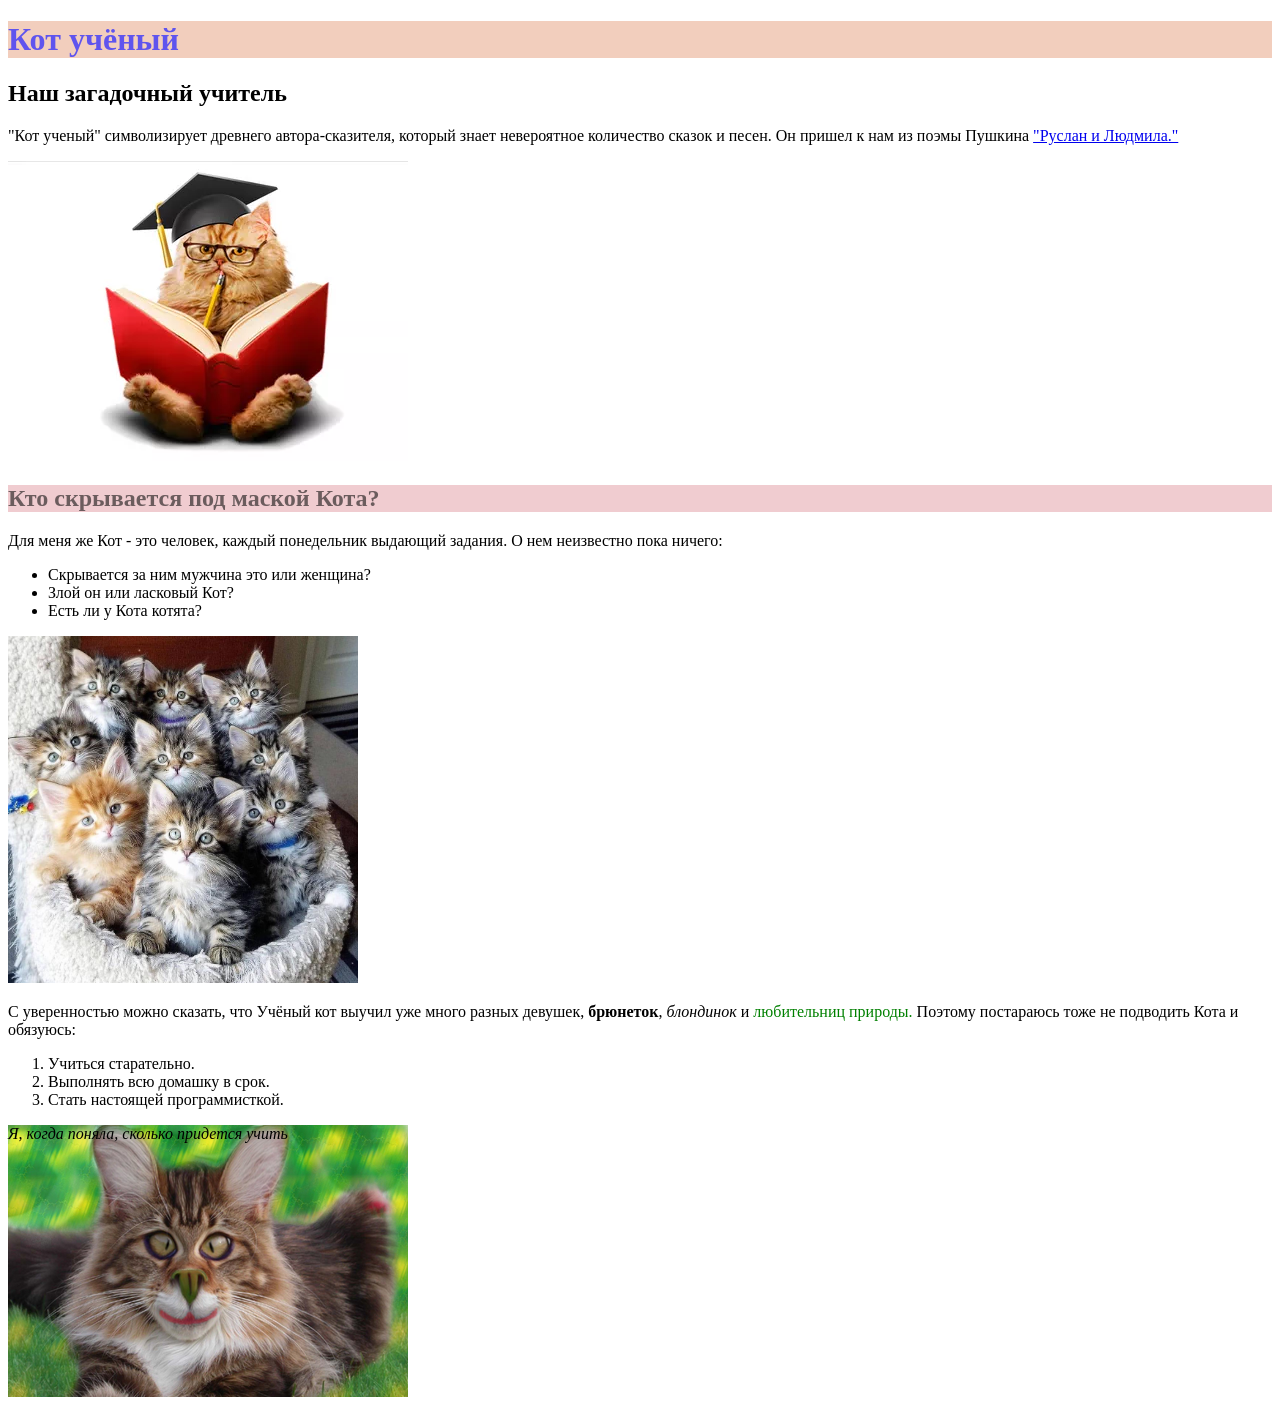
<file: cat/cat.html>
<!DOCTYPE html>
<html lang="ru">
  <head>
    <link
      rel="shortcut icon"
      href="assets/images/cat_icon.png"
      type="image/png"
    />
    <title>Кот учёный</title>
  </head>
  <body>
    <h1 style="background-color: #e69e7d80; color: rgb(95, 84, 238)">
      Кот учёный
    </h1>
    <h2>Наш загадочный учитель</h2>
    <div>
      <p>
        "Кот ученый" символизирует древнего автора-сказителя, который знает
        невероятное количество сказок и песен. Он пришел к нам из поэмы Пушкина
        <a href="https://www.culture.ru/poems/5061/ruslan-i-lyudmila-poema"
          >"Руслан и Людмила."</a
        >
      </p>
      <img src="assets/images/uchenyi_cat.jpeg" alt="Кот учёный" />
      <h2
        style="
          background-color: rgba(218, 127, 139, 0.4);
          color: rgb(19, 17, 17, 0.6); ;
        "
      >
        Кто скрывается под маской Кота?
      </h2>
      Для меня же Кот - это человек, каждый понедельник выдающий задания. О нем
      неизвестно пока ничего:
      <ul>
        <li>Скрывается за ним мужчина это или женщина?</li>
        <li>Злой он или ласковый Кот?</li>
        <li>Есть ли у Кота котята?</li>
      </ul>
      <object type="image/png" data="assets/images/cats.png" width="350">
        Котята
      </object>
      <p>
        С уверенностью можно сказать, что Учёный кот выучил уже много разных
        девушек, <b>брюнеток</b>, <i>блондинок</i> и
        <span style="color: green">любительниц природы.</span>
        Поэтому постараюсь тоже не подводить Кота и обязуюсь:
      </p>
    </div>
    <ol>
      <li>Учиться старательно.</li>
      <li>Выполнять всю домашку в срок.</li>
      <li>Стать настоящей программисткой.</li>
    </ol>
    <div
      style="
        background-image: url(assets/images/cat_lol2.png);
        width: 400px;
        height: 272px;
      "
    >
      <i>Я, когда поняла, сколько придется учить</i>
    </div>
  </body>
</html>
</file>
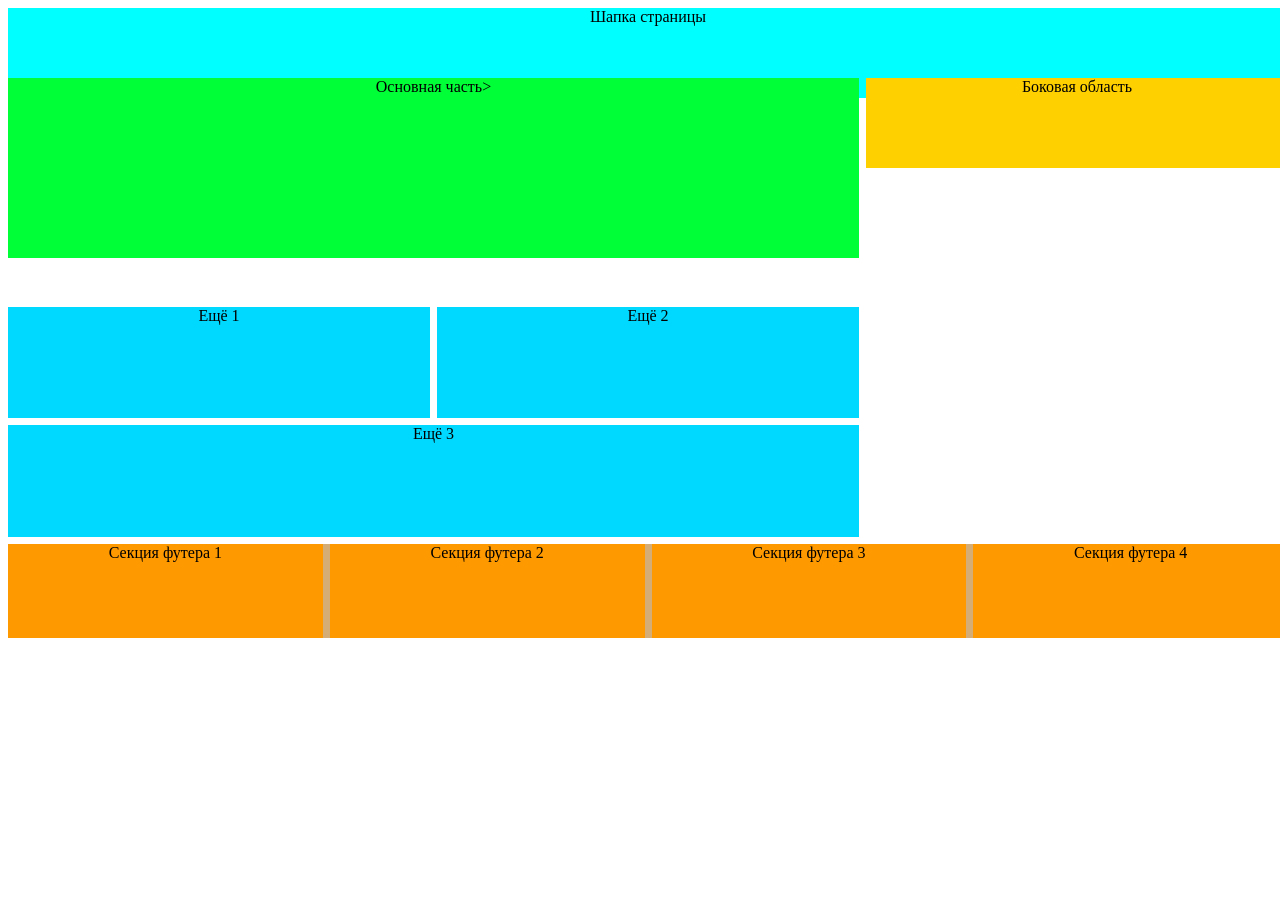
<file: Grid (adaptive)/grid-adaptive.html>
<!DOCTYPE html>
<html lang="en">
  <head>
    <meta charset="UTF-8" />
    <meta http-equiv="X-UA-Compatible" content="IE=edge" />
    <meta name="viewport" content="width=d, initial-scale=1.0" />
    <title>Document</title>
    <link rel="stylesheet" href="style_adaptive.css" />
  </head>
  <body>
    <div class="container">
      <header class="header">Шапка страницы</header>
      <main class="main">Основная часть></main>
      <div class="section-1">Ещё 1</div>
      <div class="section-2">Ещё 2</div>
      <div class="section-3">Ещё 3</div>
      <aside class="aside">Боковая область</aside>
      <footer class="footer"></footer>
      <div class="footer-1">Секция футера 1</div>
      <div class="footer-2">Секция футера 2</div>
      <div class="footer-3">Секция футера 3</div>
      <div class="footer-4">Секция футера 4</div>
    </div>
  </body>
</html>
</file>
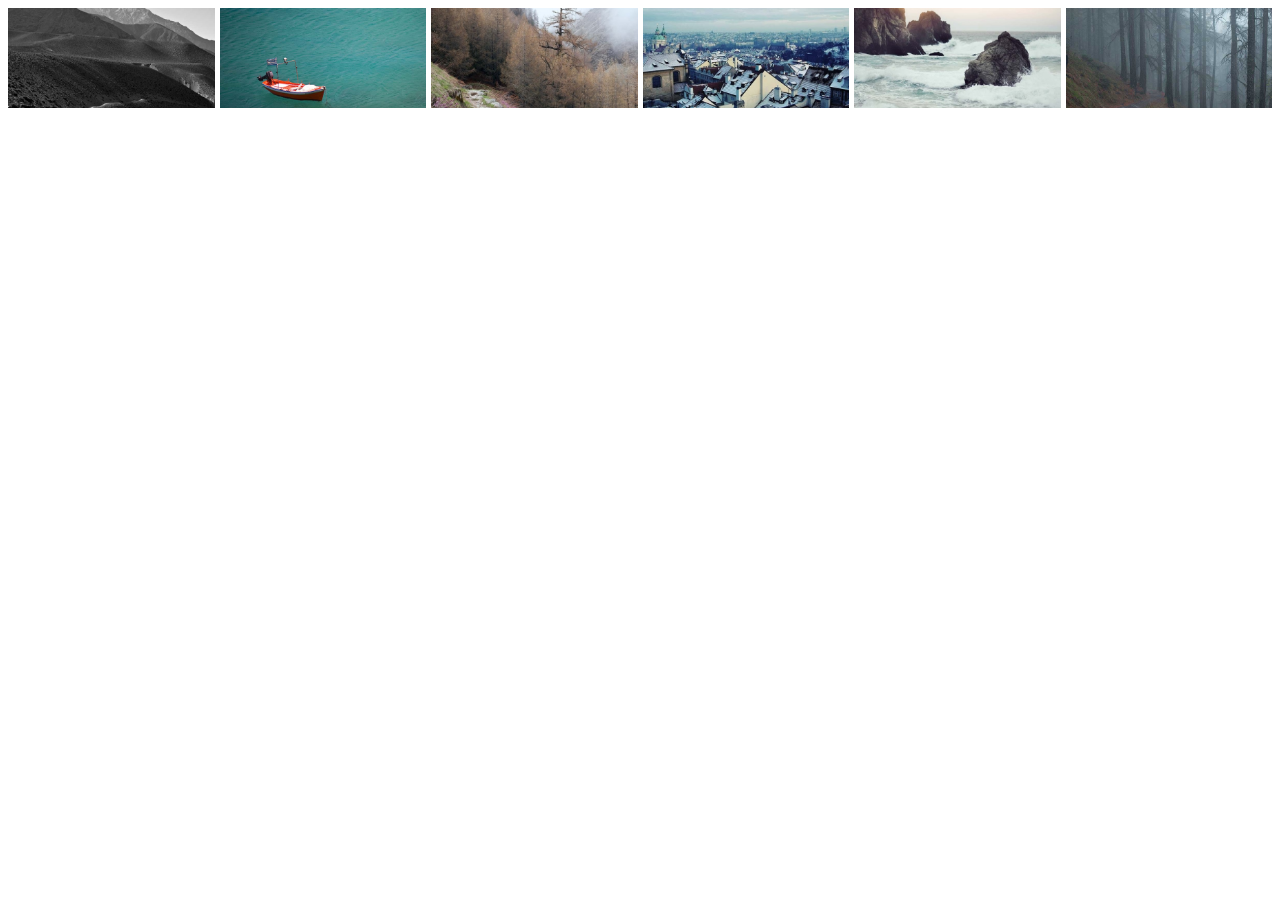
<file: Grid (adaptive)/grid_images_adaptive.html>
<!DOCTYPE html>
<html lang="en">
  <head>
    <meta charset="UTF-8" />
    <meta http-equiv="X-UA-Compatible" content="IE=edge" />
    <meta name="viewport" content="width=device-width, initial-scale=1.0" />
    <title>Document</title>
    <style>
      .container {
        display: grid;
        gap: 5px;
        grid-template-columns: repeat(auto-fit, minmax(100px, 1fr));
        grid-template-rows: repeat(2, 100px);
      }
      .container > div > img {
        width: 100%;
        height: 100%;
        object-fit: cover;
      }
    </style>
  </head>
  <body>
    <div class="container">
      <div><img src="assets/mountain.png" /></div>
      <div><img src="assets/osean.png" /></div>
      <div><img src="assets/path.png" /></div>
      <div><img src="assets/town.png" /></div>
      <div><img src="assets/waves.png" /></div>
      <div><img src="assets/woods.png" /></div>
    </div>
  </body>
</html>
</file>
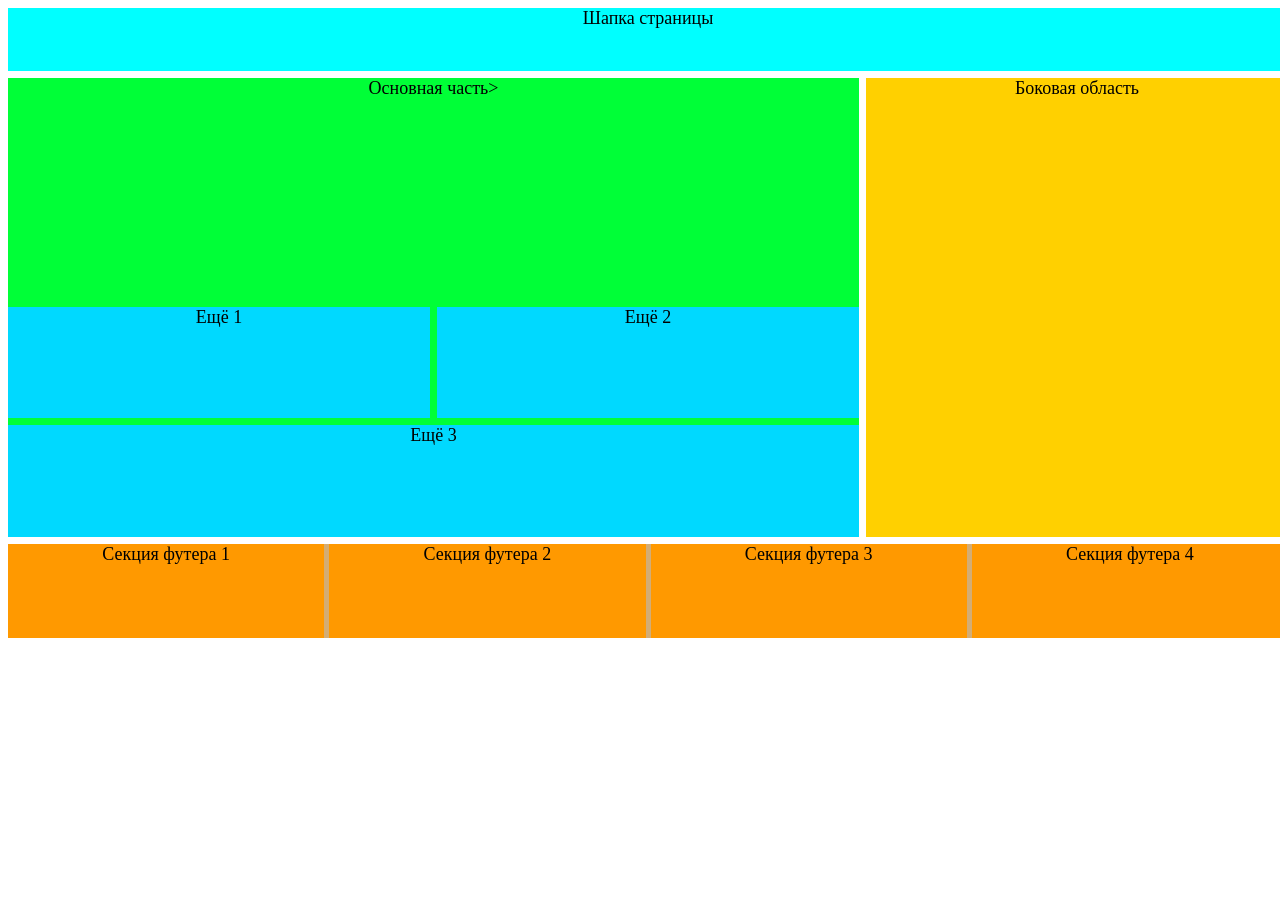
<file: Grid (adaptive)/grid_responsive.html>
<!DOCTYPE html>
<html lang="en">
  <head>
    <meta charset="UTF-8" />
    <meta http-equiv="X-UA-Compatible" content="IE=edge" />
    <meta name="viewport" content="width=d, initial-scale=1.0" />
    <title>Document</title>
    <link rel="stylesheet" href="style_responsive.css" />
  </head>
  <body>
    <div class="container">
      <header class="header">Шапка страницы</header>
      <main class="main">Основная часть></main>
      <div class="section-1">Ещё 1</div>
      <div class="section-2">Ещё 2</div>
      <div class="section-3">Ещё 3</div>
      <aside class="aside">Боковая область</aside>
      <footer class="footer">
        <div class="footer-item">Секция футера 1</div>
        <div class="footer-item">Секция футера 2</div>
        <div class="footer-item">Секция футера 3</div>
        <div class="footer-item">Секция футера 4</div>
      </footer>
    </div>
  </body>
</html>
</file>
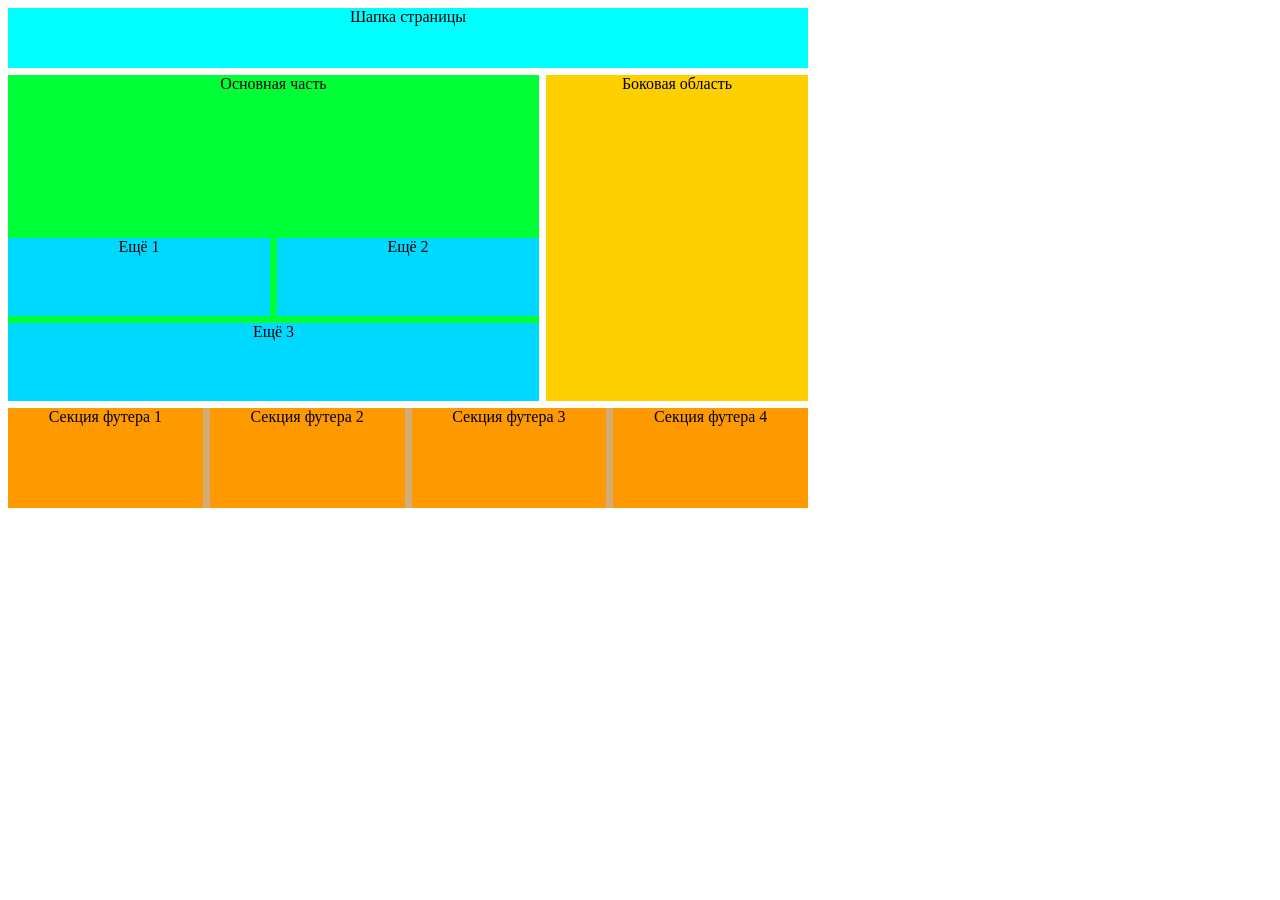
<file: Grid/grid.html>
<!DOCTYPE html>
<html lang="en">
  <head>
    <meta charset="UTF-8" />
    <meta http-equiv="X-UA-Compatible" content="IE=edge" />
    <meta name="viewport" content="width=d, initial-scale=1.0" />
    <title>Document</title>
    <link rel="stylesheet" href="style.css" />
  </head>
  <body>
    <div class="container">
      <div class="header">Шапка страницы</div>
      <div class="main">Основная часть</div>
      <div class="section-1">Ещё 1</div>
      <div class="section-2">Ещё 2</div>
      <div class="section-3">Ещё 3</div>
      <div class="aside">Боковая область</div>
      <div class="footer"></div>
      <div class="footer-1">Секция футера 1</div>
      <div class="footer-2">Секция футера 2</div>
      <div class="footer-3">Секция футера 3</div>
      <div class="footer-4">Секция футера 4</div>
    </div>
  </body>
</html>
</file>
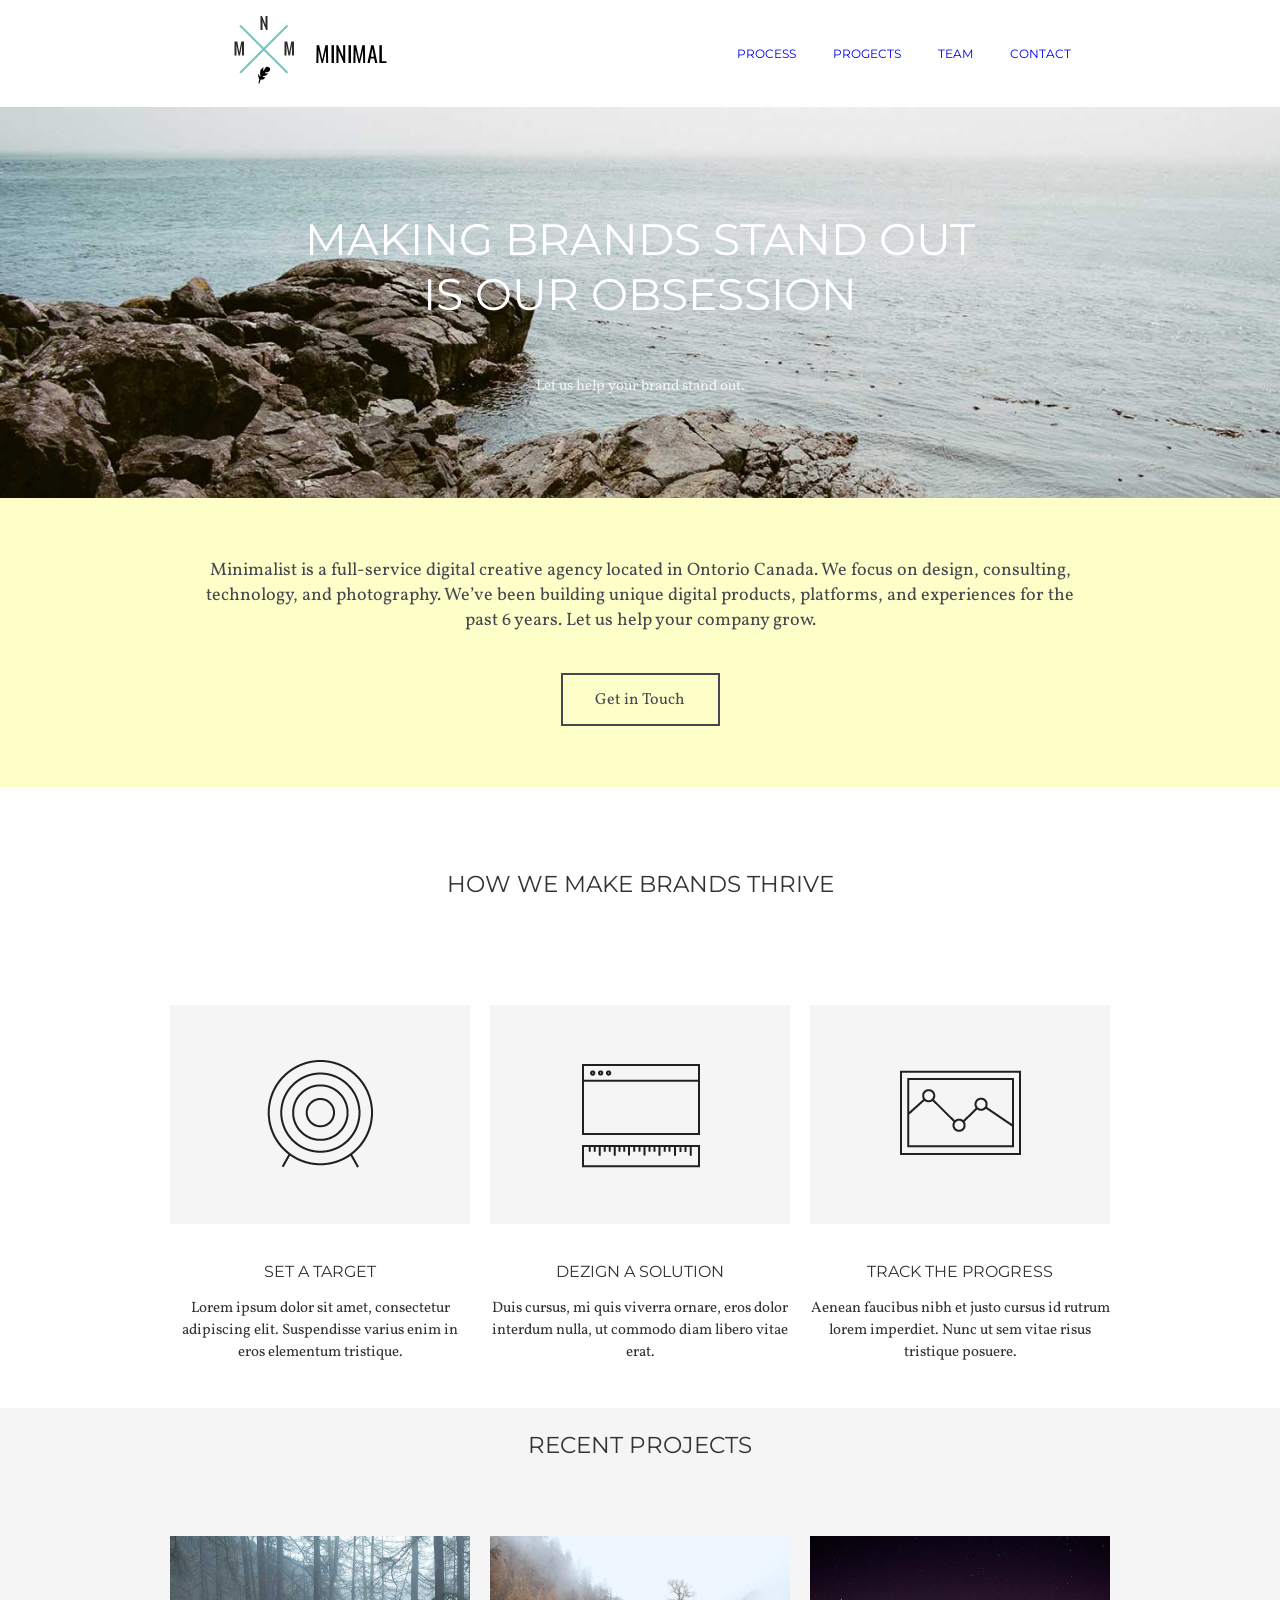
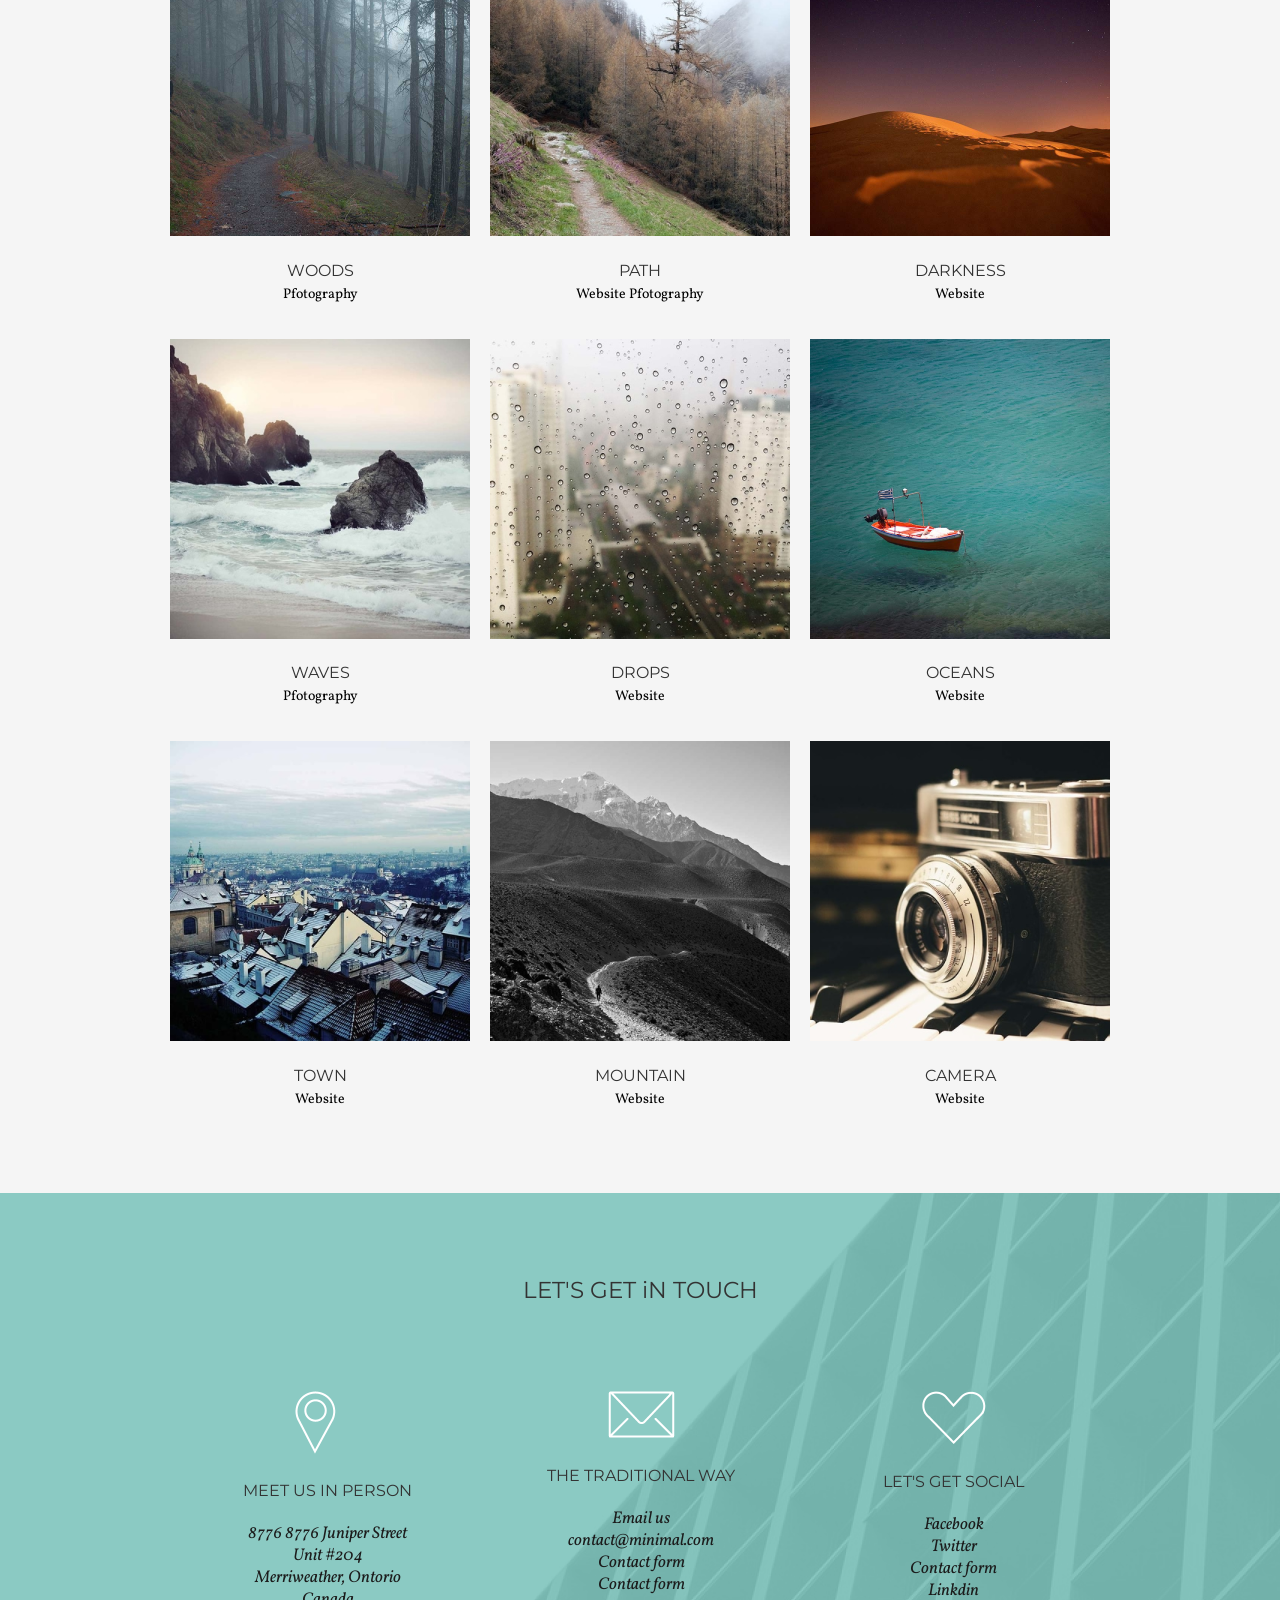
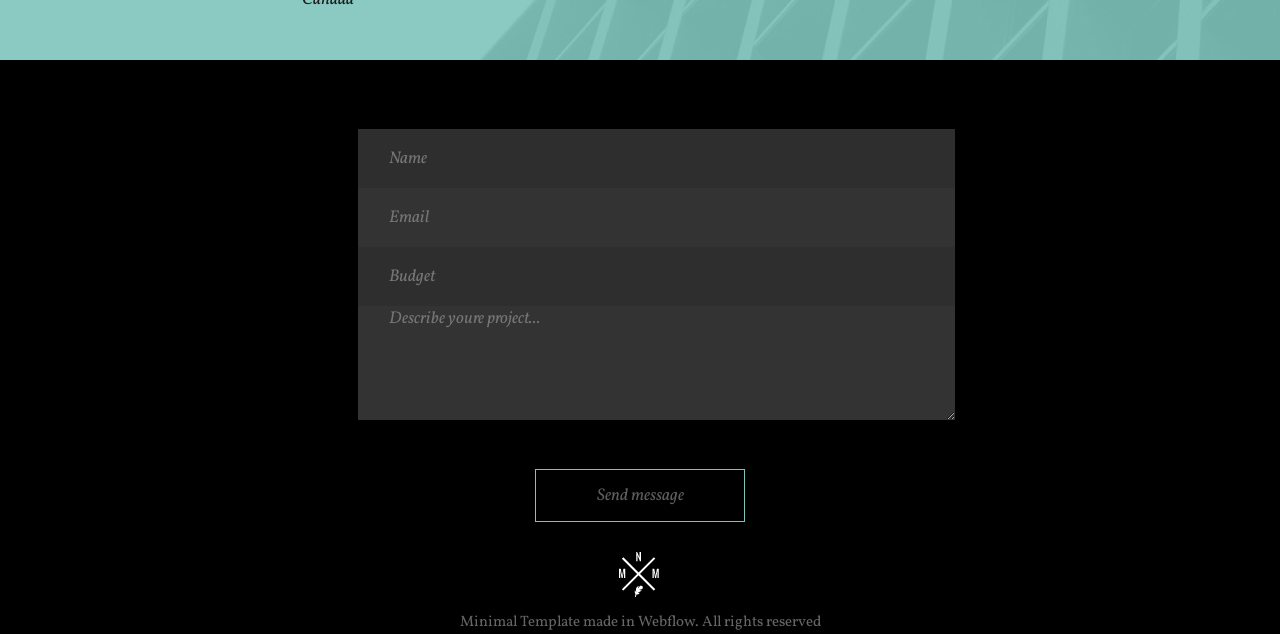
<file: Minimal/minimal.html>
<!DOCTYPE html>
<html lang="en">
  <head>
    <meta charset="UTF-8" />
    <meta http-equiv="X-UA-Compatible" content="IE=edge" />
    <meta name="viewport" content="width=device-width, initial-scale=1.0" />
    <title>Minimal</title>
    <link rel="preconnect" href="https://fonts.googleapis.com" />
    <link rel="preconnect" href="https://fonts.gstatic.com" crossorigin />
    <link
      href="https://fonts.googleapis.com/css2?family=Inter:wght@800&family=Montserrat:wght@600&family=Oswald&family=Play&family=Playfair+Display:ital,wght@1,600&family=Roboto:wght@300&display=swap"
      rel="stylesheet"
    />
    <link
      href="https://fonts.googleapis.com/css2?family=Inter:wght@800&family=Montserrat&family=Oswald&family=Play&family=Playfair+Display:ital,wght@1,600&family=Roboto:wght@300&display=swap"
      rel="stylesheet"
    />
    <link
      href="https://fonts.googleapis.com/css2?family=Inter:wght@800&family=Montserrat&family=Oswald&family=Play&family=Playfair+Display:ital,wght@1,600&family=Roboto:wght@300&family=Vollkorn&display=swap"
      rel="stylesheet"
    />
    <link rel="stylesheet" href="normalize.css" />
    <link rel="stylesheet" href="style.css" />
  </head>
  <body>
    <div class="container">
      <header class="header">
        <div class="block-menu">
          <figure class="logo_header">
            <img class="logo" src="assets/images/logo.png" alt="logo" />
            <figcaption class="logo-text">MINIMAL</figcaption>
          </figure>
          <nav>
            <a class="menu" href="process.html">PROCESS</a>
            <a class="menu" href="projects">PROGECTS</a>
            <a class="menu" href="team">TEAM</a>
            <a class="menu" href="contact">CONTACT</a>
          </nav>
        </div>
      </header>
      <section class="section_making_brands">
        <h1 class="h1">
          MAKING BRANDS STAND OUT
          <br />IS OUR OBSESSION
        </h1>
        <div class="signature_making_brands">
          Let us help your brand stand out.
        </div>
      </section>
      <section class="section-description_minimalist">
        <div class="description_minimalist_text">
          Minimalist is a full-service digital creative agency located in
          Ontorio Canada. We focus on design, consulting, technology, and
          photography. We’ve been building unique digital products, platforms,
          and experiences for the past 6 years. Let us help your company grow.
        </div>
        <form class="button_get_in_touch">
          <input type="submit" class="get_in_touch" value="Get in Touch" />
        </form>
      </section>
      <section class="section_how_we_make">
        <h2 class="h2 how_we_make_heading">HOW WE MAKE BRANDS THRIVE</h2>
        <div class="blocks_how_we_make">
          <div class="block_how_we_make">
            <figure class="how_we_make_picture">
              <div class="fon_img_how_we_make">
                <img src="assets/images/set_a_target.png" alt="Set a terget" />
              </div>
              <figcaption>
                <h3 class="h3">SET A TARGET</h3>
                <div class="text_how_we_make">
                  Lorem ipsum dolor sit amet, consectetur adipiscing elit.
                  Suspendisse varius enim in eros elementum tristique.
                </div>
              </figcaption>
            </figure>
          </div>
          <div class="block_how_we_make">
            <figure class="how_we_make_picture">
              <div class="fon_img_how_we_make">
                <img src="assets/images/design.png" alt="Design a solution" />
              </div>
              <figcaption>
                <h3 class="h3">DEZIGN A SOLUTION</h3>
                <div class="text_how_we_make">
                  Duis cursus, mi quis viverra ornare, eros dolor interdum
                  nulla, ut commodo diam libero vitae erat.
                </div>
              </figcaption>
            </figure>
          </div>
          <div class="block_how_we_make">
            <figure class="how_we_make_picture">
              <div class="fon_img_how_we_make">
                <img
                  src="assets/images/track_the_progress.png"
                  alt="Track the progress"
                />
              </div>
              <figcaption>
                <h3 class="h3">TRACK THE PROGRESS</h3>
                <div class="text_how_we_make">
                  Aenean faucibus nibh et justo cursus id rutrum lorem
                  imperdiet. Nunc ut sem vitae risus tristique posuere.
                </div>
              </figcaption>
            </figure>
          </div>
        </div>
      </section>
      <section class="recent_projects">
        <h2 class="h2 recent_projects_heading">RECENT PROJECTS</h2>
        <div class="recent_projects_foto_block">
          <figure class="recent_projects_foto">
            <img src="assets/images/woods.png" alt="Woods" />
            <figcaption>
              <div class="recent_projects_kontent">WOODS</div>
              <p class="recent_projects_kontent2">Pfotography</p>
            </figcaption>
          </figure>
          <figure class="recent_projects_foto">
            <img src="assets/images/path.png" alt="Path" />
            <figcaption>
              <div class="recent_projects_kontent">PATH</div>
              <p class="recent_projects_kontent2">Website Pfotography</p>
            </figcaption>
          </figure>
          <figure class="recent_projects_foto">
            <img src="assets/images/darkness.png" alt="Darkness" />
            <figcaption>
              <div class="recent_projects_kontent">DARKNESS</div>
              <p class="recent_projects_kontent2">Website</p>
            </figcaption>
          </figure>
          <figure class="recent_projects_foto">
            <img src="assets/images/waves.png" alt="Waves" />
            <figcaption>
              <div class="recent_projects_kontent">WAVES</div>
              <p class="recent_projects_kontent2">Pfotography</p>
            </figcaption>
          </figure>
          <figure class="recent_projects_foto">
            <img src="assets/images/drops.png" alt="Drops" />
            <figcaption>
              <div class="recent_projects_kontent">DROPS</div>
              <p class="recent_projects_kontent2">Website</p>
            </figcaption>
          </figure>
          <figure class="recent_projects_foto">
            <img src="assets/images/osean.png" alt="Osean" />
            <figcaption>
              <div class="recent_projects_kontent">OCEANS</div>
              <p class="recent_projects_kontent2">Website</p>
            </figcaption>
          </figure>
          <figure class="recent_projects_foto">
            <img src="assets/images/town.png" alt="Town" />
            <figcaption>
              <div class="recent_projects_kontent">TOWN</div>
              <p class="recent_projects_kontent2">Website</p>
            </figcaption>
          </figure>
          <figure figure class="recent_projects_foto">
            <img src="assets/images/mountain.png" alt="Mountain" />
            <figcaption>
              <div class="recent_projects_kontent">MOUNTAIN</div>
              <p class="recent_projects_kontent2">Website</p>
            </figcaption>
          </figure>
          <figure figure class="recent_projects_foto">
            <img src="assets/images/camera.png" alt="Camera" />
            <figcaption>
              <div class="recent_projects_kontent">CAMERA</div>
              <p class="recent_projects_kontent2">Website</p>
            </figcaption>
          </figure>
        </div>
      </section>
      <address class="contacts">
        <h2 class="h2 lets_get_social_heading">LET'S GET iN TOUCH</h2>
        <div class="contacts_block">
          <div class="meet_us_in_person">
            <img
              class="images_icon"
              src="assets/images/icon_location.png"
              alt="location"
            />
            <h4 class="h4">MEET US IN PERSON</h4>
            <div class="contacts_text">
              8776 8776 Juniper Street<br />Unit #204<br />Merriweather,
              Ontorio<br />Canada
            </div>
          </div>
          <div class="the_traditional_way">
            <img
              class="images_icon"
              src="assets/images/icon_mail.png"
              alt="mail"
            />
            <h4 class="h4">THE TRADITIONAL WAY</h4>
            <div class="contacts_text">
              Email us<br />contact@minimal.com<br />Contact form<br />Contact
              form
            </div>
          </div>
          <div class="lets_get_social">
            <img
              class="images_icon"
              src="assets/images/icon_heart.png"
              alt="heart"
            />
            <h4 class="h4">LET'S GET SOCIAL</h4>
            <div class="contacts_text">
              Facebook<br />Twitter<br />Contact form<br />Linkdin
            </div>
          </div>
        </div>
      </address>
      <footer class="footer">
        <form class="form">
          <div>
            <label for="name"></label>
            <input
              class="form_text1"
              type="text"
              id="name"
              placeholder="Name"
            />
          </div>
          <div>
            <label for="email"></label>
            <input
              class="form_text2"
              type="text"
              id="email"
              placeholder="Email"
            />
          </div>
          <div>
            <label for="budget"></label>
            <input
              class="form_text1"
              type="text"
              id="budget"
              placeholder="Budget"
            />
          </div>
          <div>
            <textarea
              class="form_text3"
              rows="5"
              placeholder="Describe youre project..."
            ></textarea>
          </div>
        </form>
        <form>
          <input type="submit" class="send_message" value="Send message" />
        </form>
        <div class="footer_logo">
          <img src="assets/images/logo_footer.png" alt="logo" />
        </div>
        <div class="footer_text">
          Minimal Template made in Webflow. All rights reserved
        </div>
      </footer>
    </div>
  </body>
</html>
</file>
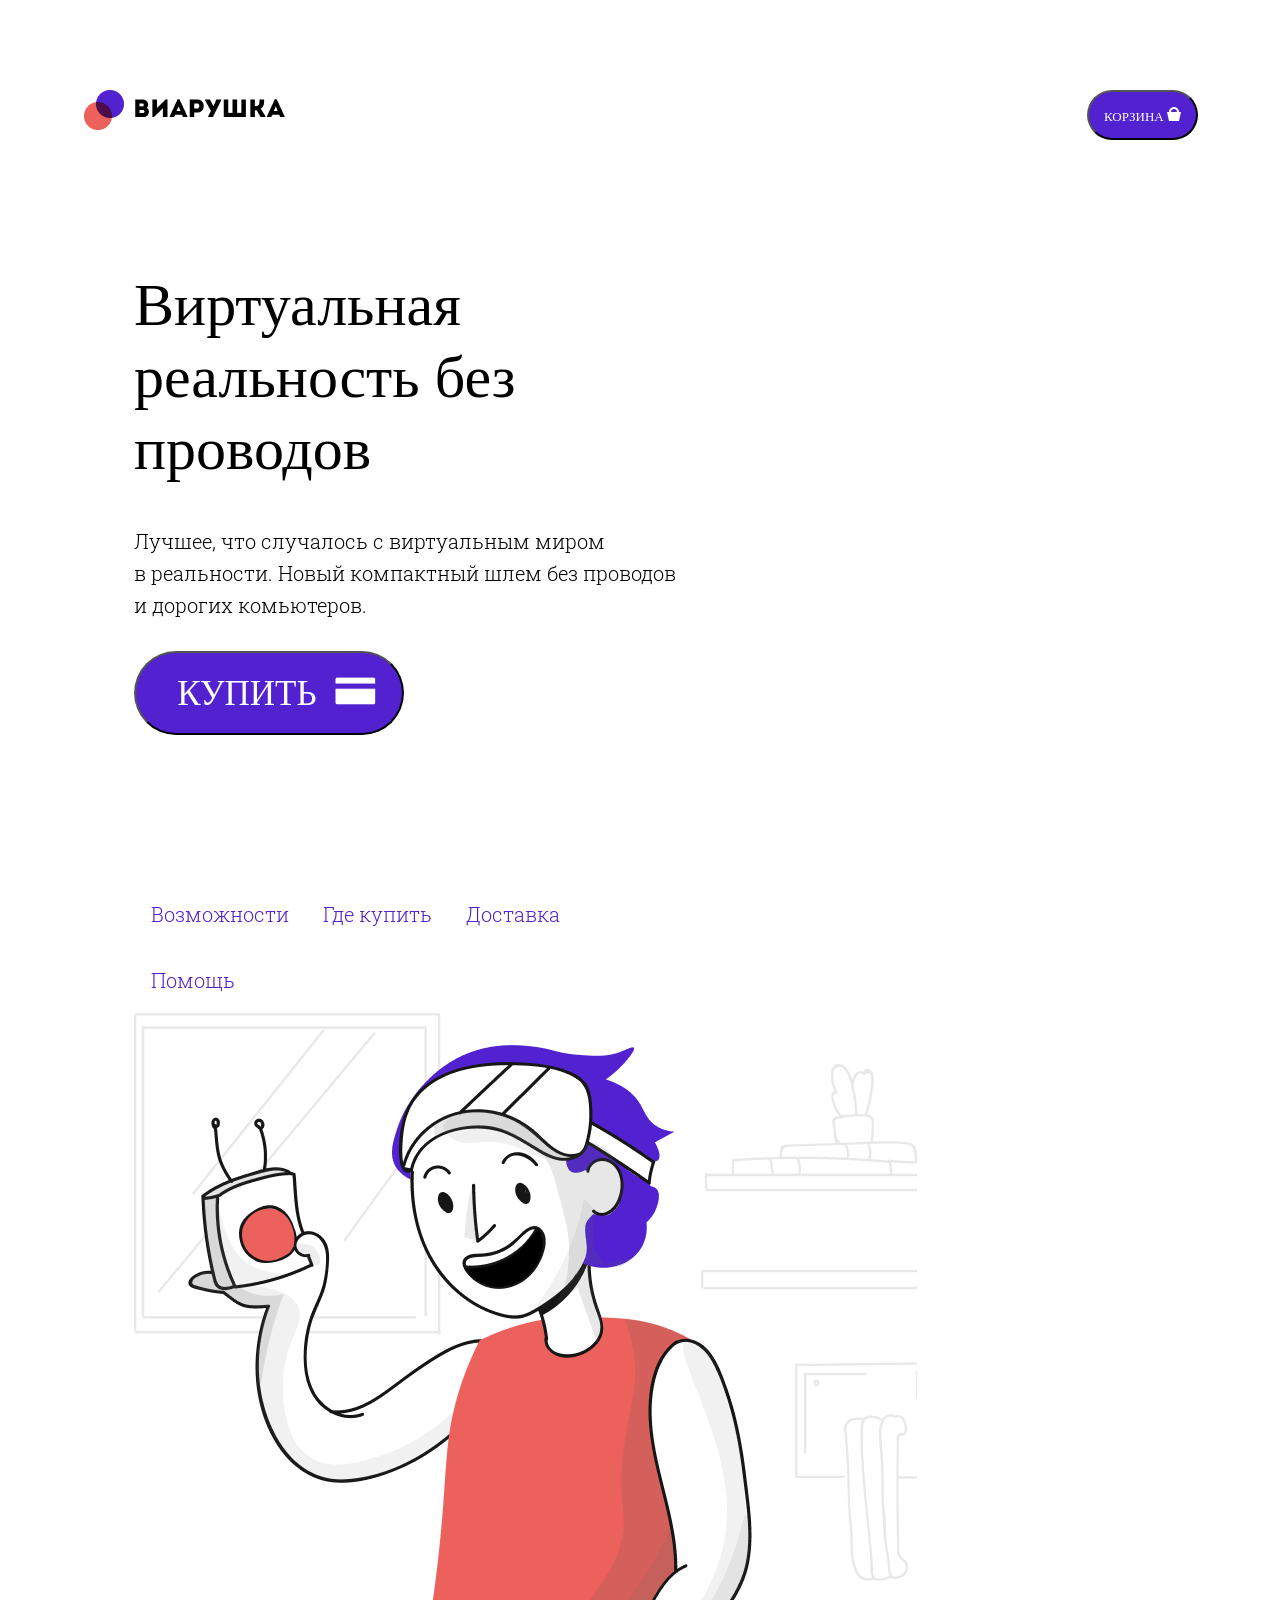
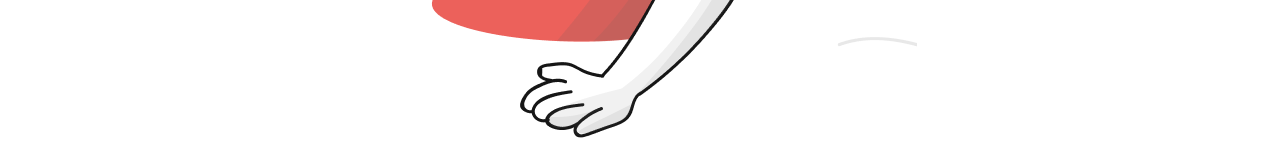
<file: Viarushka/page-1-viarushka.html>
<!DOCTYPE html>
<html lang="en">
  <head>
    <meta charset="UTF-8" />
    <meta http-equiv="X-UA-Compatible" content="IE=edge" />
    <meta name="viewport" content="width=device-width, initial-scale=1.0" />
    <link rel="preconnect" href="https://fonts.googleapis.com" />
    <link rel="preconnect" href="https://fonts.gstatic.com" crossorigin />
    <link
      href="https://fonts.googleapis.com/css2?family=Inter:wght@800&family=Montserrat&family=Oswald&family=Play&family=Playfair+Display:ital,wght@1,600&family=Roboto+Slab:wght@300&family=Roboto:wght@300&family=Vollkorn&display=swap"
      rel="stylesheet"
    />
    <title>Viarushka 1</title>
    <link rel="stylesheet" href="style-viarushka.css" />
  </head>
  <body>
    <header class="header">
      <div class="logo">
        <img class="logo__picture" src="assets/logo.png" alt="logo" />
      </div>
      <form class="basket">
        <button class="button">
          КОРЗИНА
          <img class="button__icon" src="assets/ico.png" alt="basket" />
        </button>
      </form>
    </header>
    <main class="home-page">
      <div class="home-page__content">
        <h1 class="heading">Виртуальная реальность без проводов</h1>
        <div class="card__content">
          Лучшее, что случалось с виртуальным миром в реальности. Новый
          компактный шлем без проводов и дорогих комьютеров.
        </div>
        <form class="button-action">
          <button class="button button_size">
            <span class="button button-text_size">КУПИТЬ</span>
            <img
              class="button__icon button__icon_size"
              src="assets/ico_basket.png"
              alt="basket"
            />
          </button>
        </form>
        <footer class="footer footer_position-home-page">
          <a class="footer__menu footer__menu_color" href="opportunities.html"
            >Возможности</a
          >
          <a class="footer__menu footer__menu_color" href="where_to_buy.html"
            >Где купить</a
          >
          <a class="footer__menu footer__menu_color" href="delivery.html"
            >Доставка</a
          >
          <a class="footer__menu footer__menu_color" href="help">Помощь</a>
        </footer>
      </div>
      <div>
        <img
          class="home-page__image"
          src="assets/pic-page1.png"
          alt="Viarushka"
        />
      </div>
    </main>
  </body>
</html>
</file>
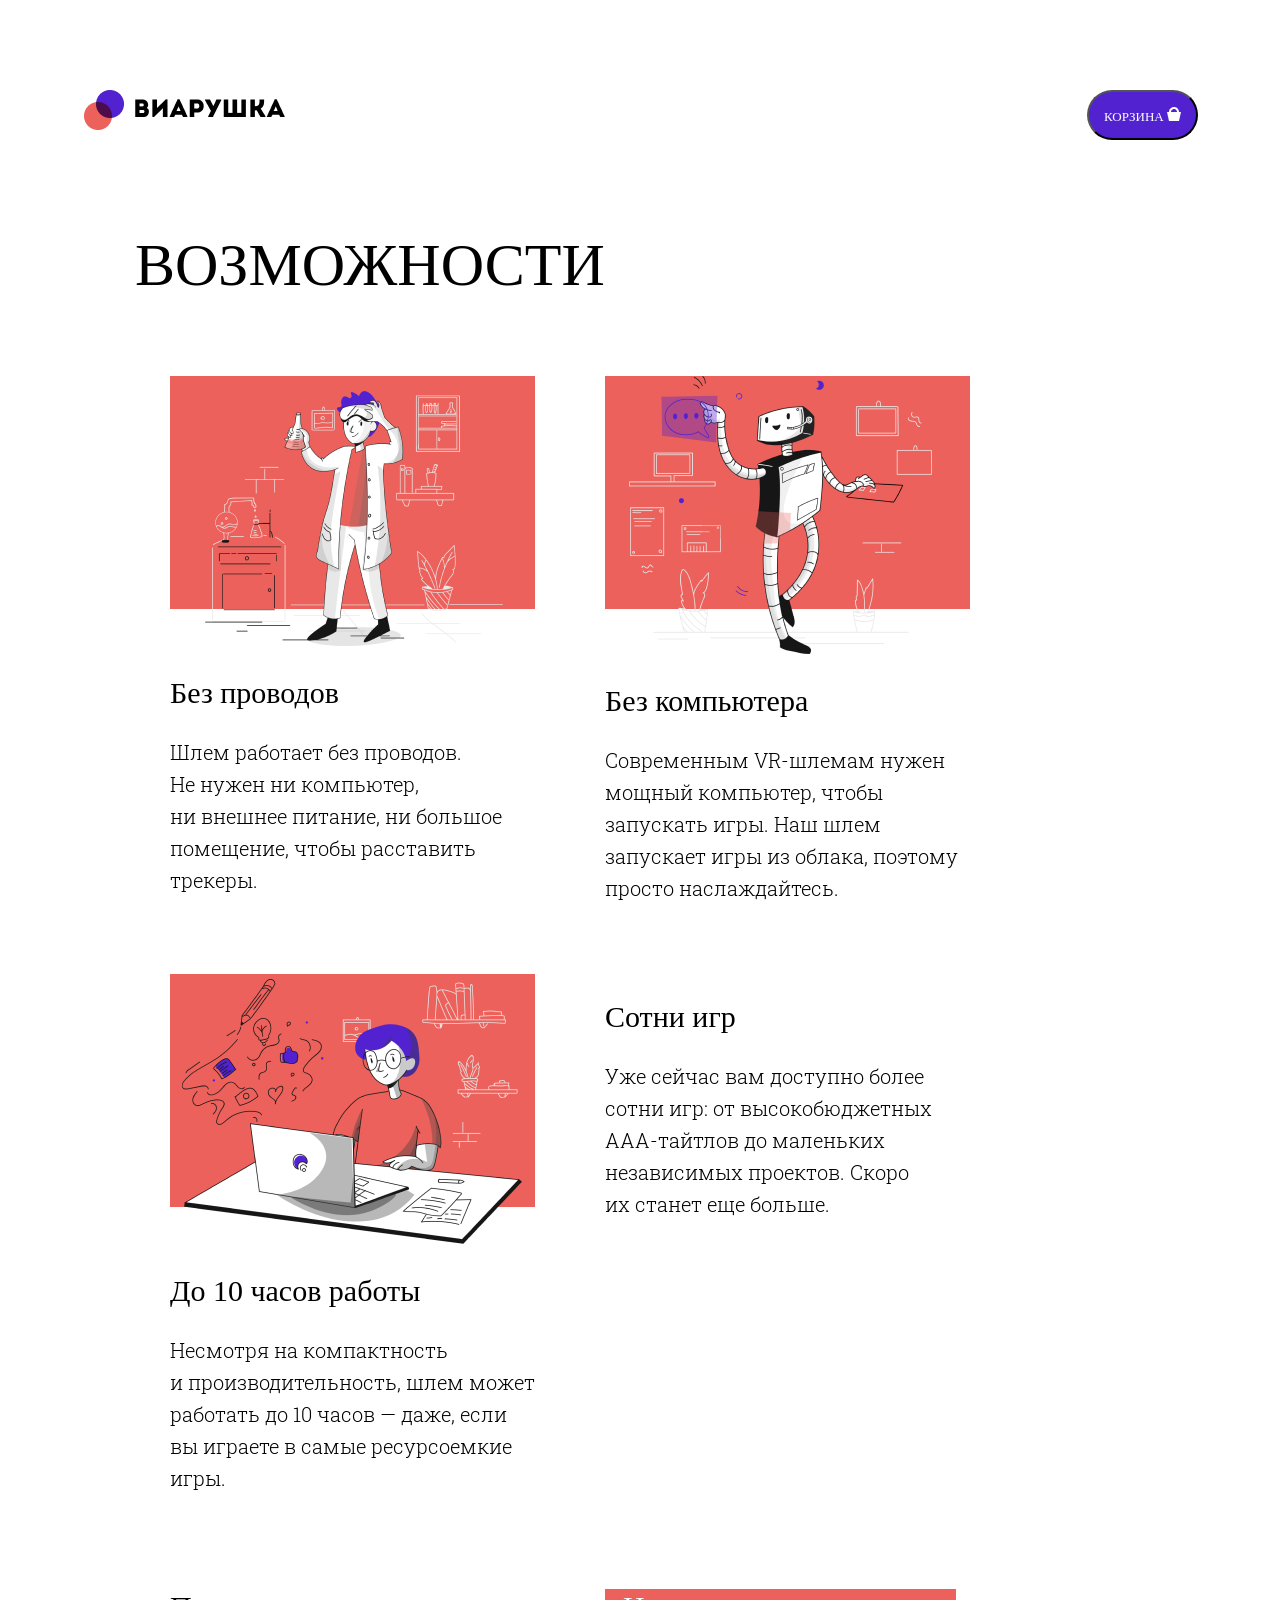
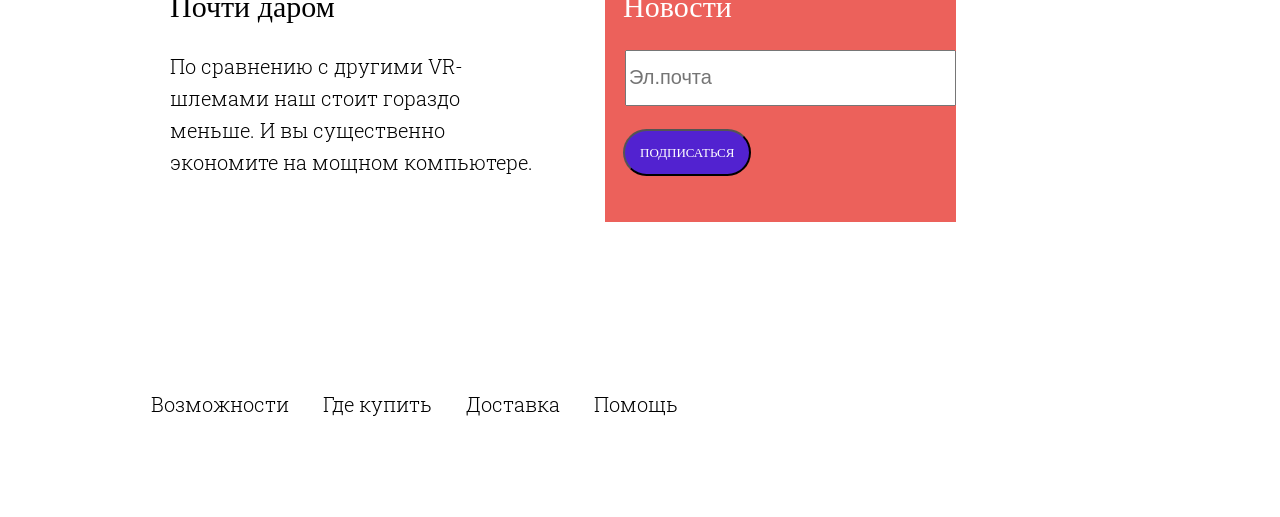
<file: Viarushka/page-2-viarushka.html>
<!DOCTYPE html>
<html lang="en">
  <head>
    <meta charset="UTF-8" />
    <meta http-equiv="X-UA-Compatible" content="IE=edge" />
    <meta name="viewport" content="width=device-width, initial-scale=1.0" />
    <link rel="preconnect" href="https://fonts.googleapis.com" />
    <link rel="preconnect" href="https://fonts.gstatic.com" crossorigin />
    <link
      href="https://fonts.googleapis.com/css2?family=Inter:wght@800&family=Montserrat&family=Oswald&family=Play&family=Playfair+Display:ital,wght@1,600&family=Roboto+Slab:wght@300&family=Roboto:wght@300&family=Vollkorn&display=swap"
      rel="stylesheet"
    />
    <title>Viarushka 2</title>
    <link rel="stylesheet" href="style-viarushka.css" />
  </head>
  <body>
    <header class="header">
      <div class="logo">
        <img class="logo__picture" src="assets/logo.png" alt="logo" />
      </div>
      <form class="action">
        <button class="button">
          КОРЗИНА
          <img class="button__icon" src="assets/ico.png" alt="basket" />
        </button>
      </form>
    </header>
    <main class="opportunities-page">
      <h1 class="heading">ВОЗМОЖНОСТИ</h1>
      <div class="container">
        <div class="card">
          <img src="assets/without_wires.png" alt="without wires" />
          <h2 class="card__heading">Без проводов</h2>
          <div class="card__content">
            Шлем работает без проводов. Не нужен ни компьютер, ни внешнее
            питание, ни большое помещение, чтобы расставить трекеры.
          </div>
        </div>
        <div class="card">
          <img src="assets/without_a_computer.png" alt="without a computer" />
          <h2 class="card__heading">Без компьютера</h2>
          <div class="card__content">
            Современным VR-шлемам нужен мощный компьютер, чтобы запускать игры.
            Наш шлем запускает игры из облака, поэтому просто наслаждайтесь.
          </div>
        </div>
        <div class="card">
          <img src="assets/10_hours_of_work.png" alt="10 hours of work" />
          <h2 class="card__heading">До 10 часов работы</h2>
          <div class="card__content">
            Несмотря на компактность и производительность, шлем может работать
            до 10 часов — даже, если вы играете в самые ресурсоемкие игры.
          </div>
        </div>
        <div class="card">
          <h2 class="card__heading">Сотни игр</h2>
          <div class="card__content">
            Уже сейчас вам доступно более сотни игр: от высокобюджетных
            ААА-тайтлов до маленьких независимых проектов. Скоро их станет еще
            больше.
          </div>
        </div>
        <div class="card">
          <h2 class="card__heading">Почти даром</h2>
          <div class="card__content">
            По сравнению с другими VR-шлемами наш стоит гораздо меньше. И вы
            существенно экономите на мощном компьютере.
          </div>
        </div>
        <div class="card">
          <div class="subscribe">
            <div class="subscribe_heading">
              <h2 class="card__heading card__heading_color">Новости</h2>
            </div>
            <form class="subscribe__form">
              <input
                class="subscribe__contact"
                type="text"
                id="email"
                placeholder="Эл.почта"
              />
              <label for="email"></label>
            </form>
            <form class="subscribe__button">
              <input class="button" type="button" value="ПОДПИСАТЬСЯ" />
            </form>
          </div>
        </div>
      </div>
    </main>
    <footer class="footer footer_position-opportunities-page">
      <a class="footer__menu" href="opportunities.html">Возможности</a>
      <a class="footer__menu" href="where_to_buy.html">Где купить</a>
      <a class="footer__menu" href="delivery.html">Доставка</a>
      <a class="footer__menu" href="help">Помощь</a>
    </footer>
  </body>
</html>
</file>
<file: Grid (adaptive)/style_adaptive.css>
.header {
  grid-row: 1/2;
  grid-column: 1/13;
  background-color: aqua;
}

.main {
  grid-row: 2/5;
  grid-column: 1/9;
  background-color: rgb(0, 255, 55);
}

.aside {
  grid-row: 2/5;
  grid-column: 9/13;
  background-color: rgb(255, 208, 0);
}

.section-1 {
  grid-row: 3/4;
  grid-column: 1/5;
  background-color: rgb(0, 217, 255);
}

.section-2 {
  grid-row: 3/4;
  grid-column: 5/9;
  background-color: rgb(0, 217, 255);
}

.section-3 {
  grid-row: 4/5;
  grid-column: 1/9;
  background-color: rgb(0, 217, 255);
}

@media screen and (min-width: 1024px) {
  .container {
    display: grid;
    width: 100vw;
    height: 70vh;
    grid-template-columns: repeat(12, 1fr);
    grid-template-rows: 10% 2fr 1fr 1fr 15%;
    gap: 7px;
    text-align: center;
  }

  .footer {
    grid-row: 5/6;
    grid-column: 1/13;
    background-color: rgb(211, 173, 117);
  }

  .footer-1 {
    grid-row: 5/6;
    grid-column: 1/4;
    background-color: rgb(255, 153, 0);
  }

  .footer-2 {
    grid-row: 5/6;
    grid-column: 4/7;
    background-color: rgb(255, 153, 0);
  }

  .footer-3 {
    grid-row: 5/6;
    grid-column: 7/10;
    background-color: rgb(255, 153, 0);
  }

  .footer-4 {
    grid-row: 5/6;
    grid-column: 10/13;
    background-color: rgb(255, 153, 0);
  }
}

@media screen and (min-width: 768px) and (max-width: 1023px) {
  .container {
    display: grid;
    width: 100vw;
    height: 70vh;
    grid-template-columns: repeat(12, 1fr);
    grid-template-rows: 10% 2fr 1fr 1fr 5% 5% 5% 5% 5%;
    gap: 7px;
    text-align: center;
  }

  .header {
    grid-row: 1/2;
    grid-column: 1/3;
    background-color: aqua;
  }

  .main {
    grid-row: 2/6;
    grid-column: 1/3;
    background-color: rgb(0, 255, 55);
  }

  .aside {
    grid-row: 6/7;
    grid-column: 1/3;
    background-color: rgb(255, 208, 0);
  }

  .section-1 {
    grid-row: 3/4;
    grid-column: 1/2;
    background-color: rgb(0, 217, 255);
  }

  .section-2 {
    grid-row: 4/5;
    grid-column: 2/3;
    background-color: rgb(0, 217, 255);
  }

  .section-3 {
    grid-row: 5/6;
    grid-column: 1/2;
    background-color: rgb(0, 217, 255);
  }

  .footer {
    grid-row: 6/11;
    grid-column: 1/13;
    background-color: rgb(211, 173, 117);
  }

  .footer-1 {
    grid-row: 6/7;
    grid-column: 1/13;
    background-color: rgb(255, 153, 0);
  }

  .footer-2 {
    grid-row: 7/8;
    grid-column: 1/13;
    background-color: rgb(255, 153, 0);
  }

  .footer-3 {
    grid-row: 8/9;
    grid-column: 1/13;
    background-color: rgb(255, 153, 0);
  }

  .footer-4 {
    grid-row: 9/10;
    grid-column: 1/13;
    background-color: rgb(255, 153, 0);
  }
}

@media screen and (max-width: 767px) {
  .footer {
    grid-row: 6/11;
    grid-column: 1/13;
    background-color: rgb(211, 173, 117);
  }

  .footer-1 {
    grid-row: 6/7;
    grid-column: 1/13;
    background-color: rgb(255, 153, 0);
  }

  .footer-2 {
    grid-row: 7/8;
    grid-column: 1/13;
    background-color: rgb(255, 153, 0);
  }

  .footer-3 {
    grid-row: 8/9;
    grid-column: 1/13;
    background-color: rgb(255, 153, 0);
  }

  .footer-4 {
    grid-row: 9/10;
    grid-column: 1/13;
    background-color: rgb(255, 153, 0);
  }
}

.header {
  height: 10vh;
}

.main {
  height: 20vh;
}
.aside {
  height: 10vh;
}
</file>
<file: Grid (adaptive)/style_responsive.css>
.container {
  display: grid;
  width: 100vw;
  height: 70vh;
  grid-template-columns: repeat(12, 1fr);
  grid-template-rows: 10% 2fr 1fr 1fr 15%;
  gap: 7px;
  text-align: center;
  font-size: 2vh;
}

.header {
  grid-row: 1/2;
  grid-column: 1/13;
  background-color: aqua;
}

.main {
  grid-row: 2/5;
  grid-column: 1/9;
  background-color: rgb(0, 255, 55);
}

.aside {
  grid-row: 2/5;
  grid-column: 9/13;
  background-color: rgb(255, 208, 0);
}

.section-1 {
  grid-row: 3/4;
  grid-column: 1/5;
  background-color: rgb(0, 217, 255);
}

.section-2 {
  grid-row: 3/4;
  grid-column: 5/9;
  background-color: rgb(0, 217, 255);
}

.section-3 {
  grid-row: 4/5;
  grid-column: 1/9;
  background-color: rgb(0, 217, 255);
}

.footer {
  grid-row: 5/6;
  grid-column: 1/13;
  gap: 5px;
  display: flex;
  justify-content: center;
  background-color: rgb(211, 173, 117);
}

.footer-item {
  width: 25%;
  background-color: rgb(255, 153, 0);
}
</file>
<file: Grid/style.css>
.container {
  display: grid;
  width: 800px;
  height: 500px;
  grid-template-columns: repeat(12, 1fr);
  grid-template-rows: 60px 2fr 1fr 1fr 100px;
  gap: 7px;
  text-align: center;
}

.header {
  grid-row: 1/2;
  grid-column: 1/13;
  background-color: aqua;
}

.main {
  grid-row: 2/5;
  grid-column: 1/9;
  background-color: rgb(0, 255, 55);
}

.aside {
  grid-row: 2/5;
  grid-column: 9/13;
  background-color: rgb(255, 208, 0);
}

.section-1 {
  grid-row: 3/4;
  grid-column: 1/5;
  background-color: rgb(0, 217, 255);
}

.section-2 {
  grid-row: 3/4;
  grid-column: 5/9;
  background-color: rgb(0, 217, 255);
}

.section-3 {
  grid-row: 4/5;
  grid-column: 1/9;
  background-color: rgb(0, 217, 255);
}

.footer {
  grid-row: 5/6;
  grid-column: 1/13;
  background-color: rgb(211, 173, 117);
}

.footer-1 {
  grid-row: 5/6;
  grid-column: 1/4;
  background-color: rgb(255, 153, 0);
}

.footer-2 {
  grid-row: 5/6;
  grid-column: 4/7;
  background-color: rgb(255, 153, 0);
}

.footer-3 {
  grid-row: 5/6;
  grid-column: 7/10;
  background-color: rgb(255, 153, 0);
}

.footer-4 {
  grid-row: 5/6;
  grid-column: 10/13;
  background-color: rgb(255, 153, 0);
}
</file>
<file: Minimal/style.css>
body {
  font-family: "Vollkorn", sans-serif;
  font-style: normal;
  font-weight: 400;
}

.container {
  display: grid;
  width: 100%;
  grid-template-columns: 15% 1fr 15%;
  grid-template-rows: 1fr 9.7% 7.2% 15.5% 36, 4% 12.8% 15.8%;
}

.header {
  grid-row: 1/2;
  grid-column: 2/3;
}

.block-menu {
  display: flex;
  align-items: center;
  flex-wrap: wrap;
}

.logo_header {
  height: 70%;
  margin-right: auto;
}

.logo {
  height: 70px;
  width: 65px;
}

.logo-text {
  float: right;
  padding: 18px;
  font-family: "Oswald", sans-serif;
  font-style: normal;
  font-weight: 400;
  font-size: 22px;
  line-height: 38px;
}

.menu {
  height: 20px;
  margin: 17px;
  font-family: "Montserrat", sans-serif;
  font-style: normal;
  font-weight: 400;
  font-size: 12px;
  line-height: 20px;
  text-decoration: none;
  text-align: center;
}

.menu:hover {
  background: #d4d4d4;
}

.section_making_brands {
  grid-row: 2/3;
  grid-column: 1/4;
  background-image: url(assets/images/section1_fon.png);
  background-size: 100% 100%;
  display: flex;
  flex-direction: column;
}

.h1 {
  margin: 105px auto 55px;
  font-family: "Montserrat", sans-serif;
  font-style: normal;
  font-weight: 400;
  font-size: 44px;
  line-height: 55px;
  text-align: center;
  color: #ffffff;
}

.signature_making_brands {
  margin: 0 auto 101px;
  font-size: 15px;
  line-height: 20px;
  text-align: center;
  color: rgba(255, 255, 255, 0.81);
}

.section-description_minimalist {
  grid-row: 3/4;
  grid-column: 1/4;
  background-color: #fefec9;
  display: flex;
  flex-direction: column;
  justify-content: center;
}

.description_minimalist_text {
  margin: 60px 15% 0 15%;
  font-size: 18px;
  line-height: 25px;
  text-align: center;
  color: #47474f;
}

.button_get_in_touch {
  width: 159px;
  margin: 40px auto 61px;
}

.get_in_touch {
  box-sizing: border-box;
  background-color: transparent;
  border: 2px solid;
  width: 159px;
  height: 53px;
  font-size: 16px;
  line-height: 20px;
  color: #47474f;
}

.get_in_touch:hover {
  background: #ffffff;
}

.section_how_we_make {
  grid-row: 4/5;
  grid-column: 1/4;
  justify-self: center;
}

.h2 {
  font-family: "Montserrat", sans-serif;
  font-style: normal;
  font-weight: 400;
  font-size: 23px;
  line-height: 36px;
  color: #333333;
  text-align: center;
}

.blocks_how_we_make {
  display: flex;
  flex-wrap: wrap;
  max-width: 960px;
  justify-content: space-around;
}

.block_how_we_make {
  flex-basis: 300px;
}

.how_we_make_heading {
  margin: 79px 0 103px;
}

.how_we_make_picture {
  margin: 0 5px 44px;
}

.fon_img_how_we_make {
  display: flex;
  width: 300px;
  height: 219px;
  background-color: #f5f5f5;
  align-items: center;
  justify-content: center;
}

.h3 {
  font-family: "Montserrat", sans-serif;
  font-style: normal;
  font-weight: 400;
  font-size: 16px;
  line-height: 20px;
  text-align: center;
  color: #333333;
  margin-top: 38px;
}

.text_how_we_make {
  font-size: 15px;
  line-height: 22px;
  text-align: center;
  color: #333333;
}

.recent_projects {
  grid-row: 6/7;
  grid-column: 1/4;
  background: #f5f5f5;
}

.recent_projects_foto_block {
  display: flex;
  flex-wrap: wrap;
  gap: 20px;
  max-width: 940px;
  margin: 73px auto 69px;
  background: #f5f5f5;
  justify-content: space-around;
}

.how_we_make_heading {
  margin: 79px 0 103px;
}

.recent_projects_foto {
  margin: 0;
}

.recent_projects_kontent {
  text-align: center;
  margin-top: 19px;
  font-family: "Montserrat", sans-serif;
  font-style: normal;
  font-weight: 400;
  font-size: 16px;
  line-height: 20px;
  color: #333333;
}

.recent_projects_kontent2 {
  margin-top: 4px;
  text-align: center;
  font-size: 14px;
  line-height: 20px;
}

.contacts {
  grid-row: 7/8;
  grid-column: 1/4;
  background-image: url(assets/images/fon_footer.png);
}

.contacts_block {
  display: flex;
  justify-content: center;
  flex-wrap: wrap;
}

.h4 {
  font-family: "Montserrat", sans-serif;
  font-style: normal;
  font-weight: 400;
  font-size: 16px;
  line-height: 20px;
  text-align: center;
  color: #333333;
}

.lets_get_social_heading {
  margin: 79px auto 72px;
}

.contacts_text {
  font-size: 17px;
  line-height: 22px;
  text-align: center;
  color: #1c1c1c;
}

.meet_us_in_person {
  height: 238px;
  padding: 10px 73px;
  align-self: stretch;
}

.the_traditional_way {
  height: 260px;
  padding: 10px 62px;
  align-self: stretch;
}

.lets_get_social {
  height: 238px;
  padding: 10px 86px;
  align-self: stretch;
}

.footer {
  grid-row: 8/9;
  grid-column: 1/4;
  background: #000000;
}

.images_icon {
  margin-left: calc(50% - 70px / 2);
}

.form {
  display: flex;
  flex-direction: column;
  max-width: 564px;
  margin: 69px auto 22px;
}

.form_text1,
.form_text2,
.form_text3 {
  width: 564px;
  padding-left: 31px;
  font-style: italic;
  font-size: 17px;
  line-height: 22px;
  color: #ffffff;
  border: transparent;
}

.form_text1 {
  background-color: rgba(255, 255, 255, 0.18);
  height: 57px;
}

.form_text2,
.form_text3 {
  background-color: rgba(255, 255, 255, 0.2);
}

.form_text2 {
  height: 57px;
}

.send_message {
  box-sizing: border-box;
  background-color: transparent;
  border: 1px solid #7ec4bd;
  width: 210px;
  height: 53px;
  margin-top: 22px;
  margin-left: calc(50% - 210px / 2);
  font-style: italic;
  font-size: 17px;
  line-height: 22px;
  color: rgba(233, 232, 232, 0.4);
}

.send_message:hover {
  background: #8bcac3;
}

.footer_text {
  margin-top: 14px;
  text-align: center;
  font-size: 15px;
  line-height: 22px;
  color: rgba(255, 255, 255, 0.4);
}

.footer_logo {
  width: 43px;
  height: 46px;
  margin-left: calc(50% - 43px / 2 + 0.5px);
  margin-top: 30px;
}

@media screen and (max-width: 767px) {
  .menu {
    height: 20px;
    margin: 5px;
  }

  .h1 {
    margin: 15px auto 15px;
    font-size: 25px;
  }

  .signature_making_brands {
    margin: 0 auto 15px;
  }

  .how_we_make_heading {
    margin: 25px 0 25px;
  }

  .blocks_how_we_make {
    display: flex;
    flex-wrap: wrap;
    margin: 0 auto;
  }

  .how_we_make_heading {
    margin: 25px 0 25px;
  }

  .lets_get_social_heading {
    margin-top: 25px;
  }

  .form {
    display: flex;
    max-width: 100vw;
    flex-direction: column;
    margin: 20px auto 15px;
  }

  .form_text1,
  .form_text2,
  .form_text3 {
    width: 90%;
    padding-left: 15px;
  }

  footer_logo {
    margin-top: 15px;
  }
}
</file>
<file: Viarushka/style-viarushka.css>
body {
  font-family: "Roboto Slab", Times, serif;
  font-style: normal;
  font-weight: 300;
}
.header {
  display: flex;
  max-width: 1350px;
  justify-content: space-between;
  margin: 90px 74px 89px 76px;
}
@media screen and (max-width: 767px) {
  .header {
    margin: 20px 20px 20px 10px;
  }
}

.logo__picture {
  width: 201px;
  height: 40px;
}
.button {
  padding: 15px;
  background: #5222d0;
  color: #ffffff;
  border-radius: 100px;
  font-family: "Intro ";
  font-style: normal;
  font-weight: 400;
  font-size: 13px;
  line-height: 13px;
}
.button_size {
  width: 270px;
  height: 84px;
}
.button__icon {
  width: 14px;
  height: 14px;
}
.button__icon_size {
  width: 41px;
  height: 28px;
}
.button-text_size {
  font-size: 35px;
  line-height: 35px;
}
.button-action {
  margin-top: 30px;
}
.home-page {
  display: flex;
  flex-wrap: wrap;
  max-width: 1400px;
  margin-left: 126px;
}
@media screen and (max-width: 767px) {
  .home-page {
    margin-left: 5px;
  }
}
.home-page__image {
  max-width: 100%;
  height: auto;
}
.home-page__content {
  max-width: 542px;
}
.opportunities-page {
  max-width: 1350px;
  margin-left: 127px;
}
@media screen and (max-width: 767px) {
  .opportunities-page {
    margin-left: 5px;
  }
}
.heading {
  font-family: "Intro", Times, serif;
  font-style: normal;
  font-weight: 400;
  font-size: 60px;
  line-height: 120%;
}
@media screen and (max-width: 767px) {
  .heading {
    font-size: 40px;
    line-height: 100%;
  }
}
.container {
  display: flex;
  flex-wrap: wrap;
}
.card {
  max-width: 365px;
  margin: 35px;
}
@media screen and (max-width: 767px) {
  .card {
    width: auto;
    margin: 15px;
  }
}
.card__heading {
  font-family: "Intro", Times, serif;
  font-style: normal;
  font-weight: 400;
  font-size: 30px;
  line-height: 120%;
}
.card__heading_color {
  color: #ffffff;
}
.card__content {
  font-size: 20px;
  line-height: 160%;
}
.subscribe {
  height: 233px;
  background-color: #ec615b;
}
.subscribe_heading {
  margin: 25px auto auto 18px;
}
.subscribe__form {
  margin: 6px auto auto 20px;
}
.subscribe__contact {
  width: 323px;
  height: 50px;
  font-size: 20px;
  line-height: 160%;
}
.subscribe__button {
  margin: 23px auto auto 18px;
}
.footer {
  display: flex;
  flex-wrap: wrap;
}
.footer_position-home-page {
  margin-top: 146px;
}
@media screen and (max-width: 767px) {
  .footer_position-home-page {
    margin-top: 0px;
  }
}
.footer_position-opportunities-page {
  margin: 114px auto 80px 126px;
}
@media screen and (max-width: 767px) {
  .footer_position-opportunities-page {
    margin: 10px auto 20px 10px;
  }
}
.footer__menu {
  padding: 17px;
  font-size: 20px;
  line-height: 160%;
  color: #000000;
  text-decoration: none;
}
.footer__menu_color {
  color: #5222d0;
}
@media screen and (max-width: 767px) {
  .footer_position_opportunities-page {
    margin: 10px auto 20px 10px;
  }
}
</file>
